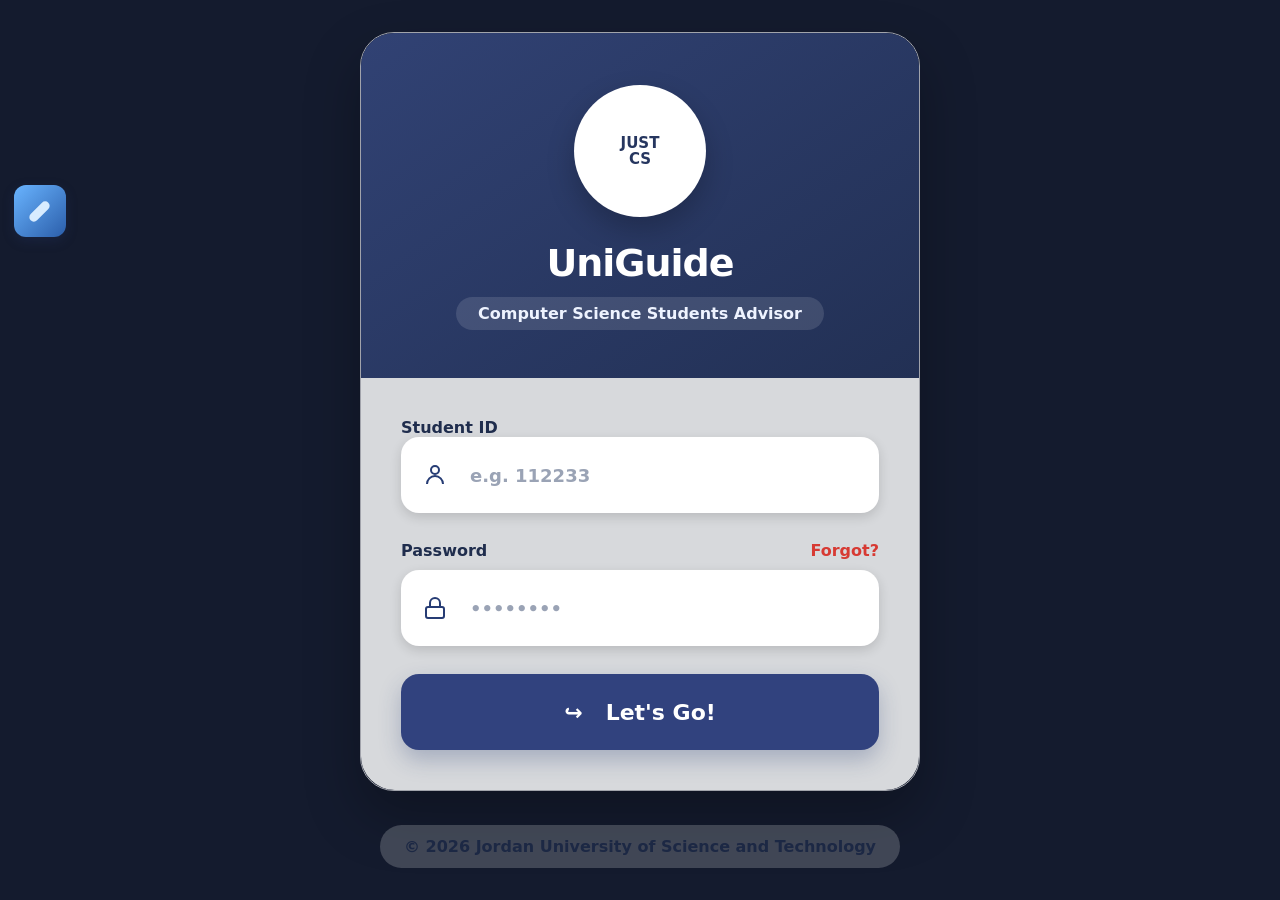
<file: index.html>
<!DOCTYPE html><html lang="en"><head><meta charset="UTF-8"><meta name="viewport" content="width=device-width, initial-scale=1.0"><title>UniGuide - Login</title><link rel="stylesheet" href="style.css"></head>
<body class="login-body"><div class="float-mark"></div>
  <form class="login-card" action="chatbot.html">
    <div class="login-top">
      <div class="logo-circle"><div class="fake-logo">JUST<br>CS</div></div>
      <h1>UniGuide</h1><p>Computer Science Students Advisor</p>
    </div>
    <div class="login-form">
      <div class="login-group"><label>Student ID</label><div class="login-input-box">
        <svg viewBox="0 0 24 24" fill="none" stroke-width="2"><path d="M20 21a8 8 0 0 0-16 0"/><circle cx="12" cy="7" r="4"/></svg>
        <input class="login-input" type="text" placeholder="e.g. 112233" required>
      </div></div>
      <div class="login-group"><div class="login-row"><label>Password</label><a href="forgot-password.html">Forgot?</a></div><div class="login-input-box">
        <svg viewBox="0 0 24 24" fill="none" stroke-width="2"><rect x="3" y="11" width="18" height="11" rx="2"/><path d="M7 11V7a5 5 0 0 1 10 0v4"/></svg>
        <input class="login-input" type="password" placeholder="••••••••" required>
      </div></div>
      <button class="login-btn">↪ &nbsp; Let's Go!</button>
    </div>
  </form>
  <p class="copyright">© 2026 Jordan University of Science and Technology</p>
</body></html>
</file>
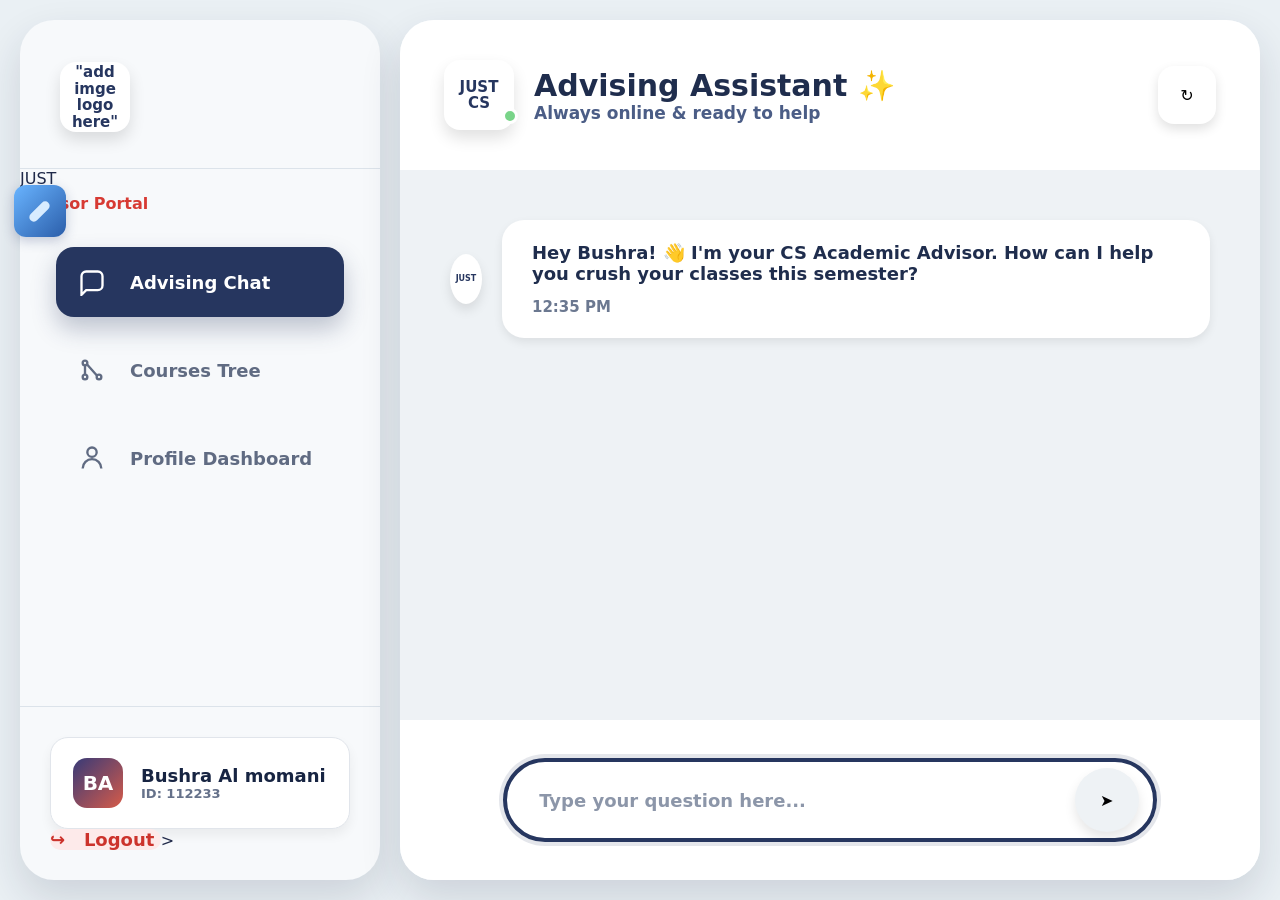
<file: chatbot.html>
<!DOCTYPE html><html lang="en"><head><meta charset="UTF-8"><meta name="viewport" content="width=device-width, initial-scale=1.0"><title>Chatbot - UniGuide</title><link rel="stylesheet" href="style.css"></head>
<body class="app-body">
<div class="float-mark"></div>
<aside class="sidebar">
  <div class="sidebar-top">
    <div class="fake-logo">
      <div class="side-logo">
          <alt="JUST CS Logo"> "add imge logo here"</div>
        </div>
    </div>
    <div class="side-title">JUST<p>Advisor Portal</p></div>
  </div>
  <nav class="nav">
    <a href="chatbot.html" class="active">
      <svg viewBox="0 0 24 24" fill="none" stroke-width="2"><path d="M21 15a4 4 0 0 1-4 4H7l-4 4V7a4 4 0 0 1 4-4h10a4 4 0 0 1 4 4z"/></svg>
      Advising Chat
    </a>
    <a href="courses.html" class="">
      <svg viewBox="0 0 24 24" fill="none" stroke-width="2"><circle cx="6" cy="6" r="2"/><circle cx="18" cy="18" r="2"/><circle cx="6" cy="18" r="2"/><path d="M8 7.5l8 9M6 8v8"/></svg>
      Courses Tree
    </a>
    <a href="profile.html" class="">
      <svg viewBox="0 0 24 24" fill="none" stroke-width="2"><path d="M20 21a8 8 0 0 0-16 0"/><circle cx="12" cy="7" r="4"/></svg>
      Profile Dashboard
    </a>
  </nav>
  <div class="side-user-wrap">
    <div class="side-user"><div class="avatar">BA</div><div><h3>Bushra Al momani</h3><p>ID: 112233</p></div></div>
   <a href="index.html" <button  class="logout">↪ &nbsp; Logout</button> </a>>
  </div>
</aside>

<main class="main-shell chat-main">
  <header class="chat-head"><div class="bot-info"><div class="bot-logo"><div class="fake-logo">JUST<br>CS</div><span class="online-dot"></span></div><div><h1>Advising Assistant ✨</h1><p>Always online & ready to help</p></div></div><button class="refresh">↻</button></header>
  <section class="chat-area"><div class="bot-message"><div class="bot-mini"><div class="fake-logo" style="font-size:8px">JUST</div></div><div class="message-card">Hey Bushra! 👋 I'm your CS Academic Advisor. How can I help you crush your classes this semester?<small>12:35 PM</small></div></div></section>
  <div class="chat-input-zone"><div class="chat-input"><span>Type your question here...</span><button class="send-btn">➤</button></div></div>
</main></body></html>
</file>
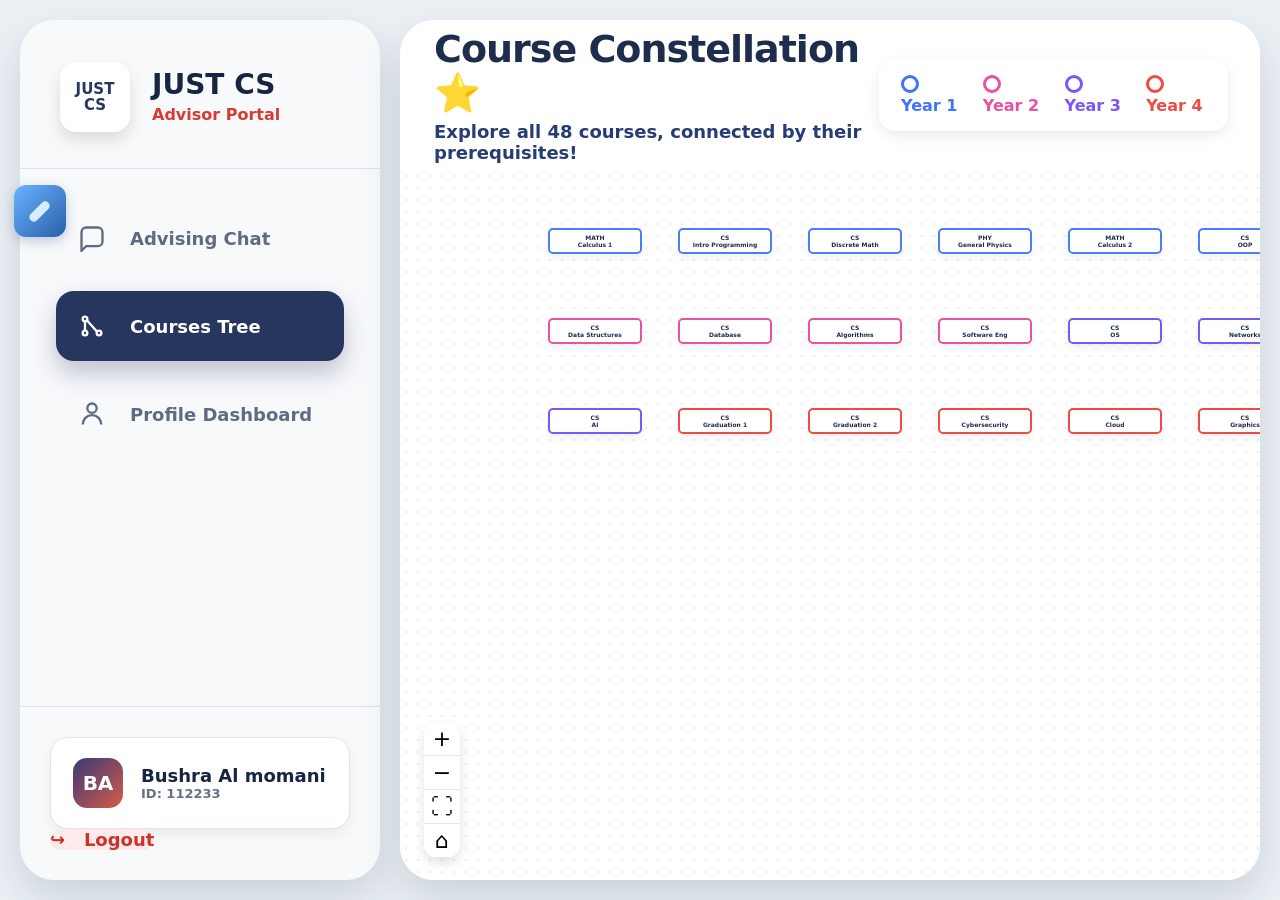
<file: courses.html>
<!DOCTYPE html><html lang="en"><head><meta charset="UTF-8"><meta name="viewport" content="width=device-width, initial-scale=1.0"><title>Courses - UniGuide</title><link rel="stylesheet" href="style.css"></head>
<body class="app-body">
<div class="float-mark"></div>
<aside class="sidebar">
  <div class="sidebar-top">
    <div class="side-logo"><div class="fake-logo">JUST<br>CS</div></div>
    <div class="side-title"><h2>JUST CS</h2><p>Advisor Portal</p></div>
  </div>
  <nav class="nav">
    <a href="chatbot.html" class="">
      <svg viewBox="0 0 24 24" fill="none" stroke-width="2"><path d="M21 15a4 4 0 0 1-4 4H7l-4 4V7a4 4 0 0 1 4-4h10a4 4 0 0 1 4 4z"/></svg>
      Advising Chat
    </a>
    <a href="courses.html" class="active">
      <svg viewBox="0 0 24 24" fill="none" stroke-width="2"><circle cx="6" cy="6" r="2"/><circle cx="18" cy="18" r="2"/><circle cx="6" cy="18" r="2"/><path d="M8 7.5l8 9M6 8v8"/></svg>
      Courses Tree
    </a>
    <a href="profile.html" class="">
      <svg viewBox="0 0 24 24" fill="none" stroke-width="2"><path d="M20 21a8 8 0 0 0-16 0"/><circle cx="12" cy="7" r="4"/></svg>
      Profile Dashboard
    </a>
  </nav>
  <div class="side-user-wrap">
    <div class="side-user"><div class="avatar">BA</div><div><h3>Bushra Al momani</h3><p>ID: 112233</p></div></div>
    <a href="index.html" <button class="logout">↪ &nbsp; Logout</button> </a>
  </div>
</aside>

<main class="main-shell">
  <header class="page-header"><div class="page-title"><h1>Course Constellation ⭐</h1><p>Explore all 48 courses, connected by their prerequisites!</p></div><div class="legend"><span style="color:#3f72ff">Year 1</span><span style="color:#e8529e">Year 2</span><span style="color:#7d55ff">Year 3</span><span style="color:#ef4b42">Year 4</span></div></header>
  <input type="checkbox" id="modal-course" class="modal-toggle">
  <section class="courses-area"><div class="course-map"><label for="modal-course" class="course-node y1" style="left:120px;top:30px">MATH<br>Calculus 1</label><label for="modal-course" class="course-node y1" style="left:250px;top:30px">CS<br>Intro Programming</label><label for="modal-course" class="course-node y1" style="left:380px;top:30px">CS<br>Discrete Math</label><label for="modal-course" class="course-node y1" style="left:510px;top:30px">PHY<br>General Physics</label><label for="modal-course" class="course-node y1" style="left:640px;top:30px">MATH<br>Calculus 2</label><label for="modal-course" class="course-node y1" style="left:770px;top:30px">CS<br>OOP</label><label for="modal-course" class="course-node y2" style="left:120px;top:120px">CS<br>Data Structures</label><label for="modal-course" class="course-node y2" style="left:250px;top:120px">CS<br>Database</label><label for="modal-course" class="course-node y2" style="left:380px;top:120px">CS<br>Algorithms</label><label for="modal-course" class="course-node y2" style="left:510px;top:120px">CS<br>Software Eng</label><label for="modal-course" class="course-node y3" style="left:640px;top:120px">CS<br>OS</label><label for="modal-course" class="course-node y3" style="left:770px;top:120px">CS<br>Networks</label><label for="modal-course" class="course-node y3" style="left:120px;top:210px">CS<br>AI</label><label for="modal-course" class="course-node y4" style="left:250px;top:210px">CS<br>Graduation 1</label><label for="modal-course" class="course-node y4" style="left:380px;top:210px">CS<br>Graduation 2</label><label for="modal-course" class="course-node y4" style="left:510px;top:210px">CS<br>Cybersecurity</label><label for="modal-course" class="course-node y4" style="left:640px;top:210px">CS<br>Cloud</label><label for="modal-course" class="course-node y4" style="left:770px;top:210px">CS<br>Graphics</label></div><div class="zoom"><button>+</button><button>−</button><button>⛶</button><button>⌂</button></div></section>
  <div class="modal-overlay"><div class="course-modal"><div class="modal-top"><span class="pill">▦ Semester: First / Second</span><label for="modal-course" class="close">×</label><h2>▭ &nbsp; Calculus 1</h2></div><div class="modal-content">
    <p class="desc">Limits, continuity, derivatives, and basic integration.</p><div class="info-grid"><div class="info-box">◷<small>CREDITS</small><strong>3 Hours</strong></div><div class="info-box">ϟ<small>DIFFICULTY</small><strong>Medium</strong></div></div>
    <div class="section-line"><h3>▦ DEPARTMENT</h3><div class="section-value">Mathematics</div></div><div class="section-line"><h3>▥ GRADING DISTRIBUTION</h3><div class="section-value">Midterm Exam (50%), Final Exam (50%)</div></div><div class="section-line"><h3>▥ LEARNING RESOURCES</h3><div class="section-value">Lecture notes, textbook chapters, and practice sheets.</div></div>
  </div></div></div>
</main></body></html>
</file>
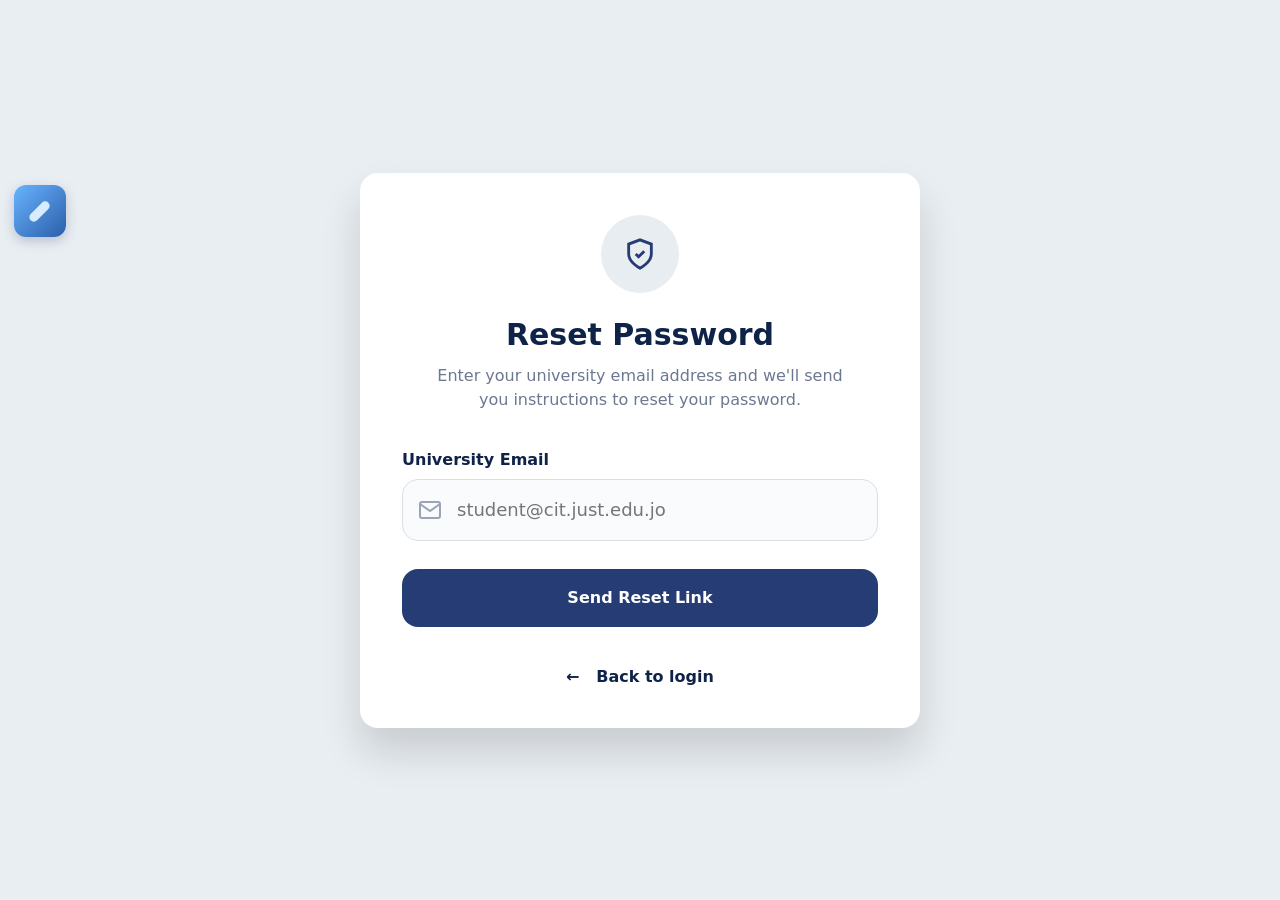
<file: forgot-password.html>
<!DOCTYPE html><html lang="en"><head><meta charset="UTF-8"><meta name="viewport" content="width=device-width, initial-scale=1.0"><title>Forgot Password - UniGuide</title><link rel="stylesheet" href="style.css"></head>
<body class="forgot-body"><div class="float-mark"></div>
  <div class="forgot-card">
    <div class="forgot-icon"><svg width="34" height="34" viewBox="0 0 24 24" fill="none" stroke-width="2"><path d="M12 22s8-4 8-10V5l-8-3-8 3v7c0 6 8 10 8 10z"/><path d="M9 12l2 2 4-4"/></svg></div>
    <h1>Reset Password</h1>
    <p>Enter your university email address and we'll send you instructions to reset your password.</p>
    <form><div class="form-group"><label>University Email</label><div class="input-wrapper">
      <svg viewBox="0 0 24 24" fill="none" stroke-width="2"><path d="M4 4h16c1.1 0 2 .9 2 2v12c0 1.1-.9 2-2 2H4c-1.1 0-2-.9-2-2V6c0-1.1.9-2 2-2z"/><path d="m22 6-10 7L2 6"/></svg>
      <input type="email" placeholder="student@cit.just.edu.jo" required>
    </div></div><button class="reset-btn">Send Reset Link</button></form>
    <a href="index.html" class="back-link">← &nbsp; Back to login</a>
  </div>
</body></html>
</file>
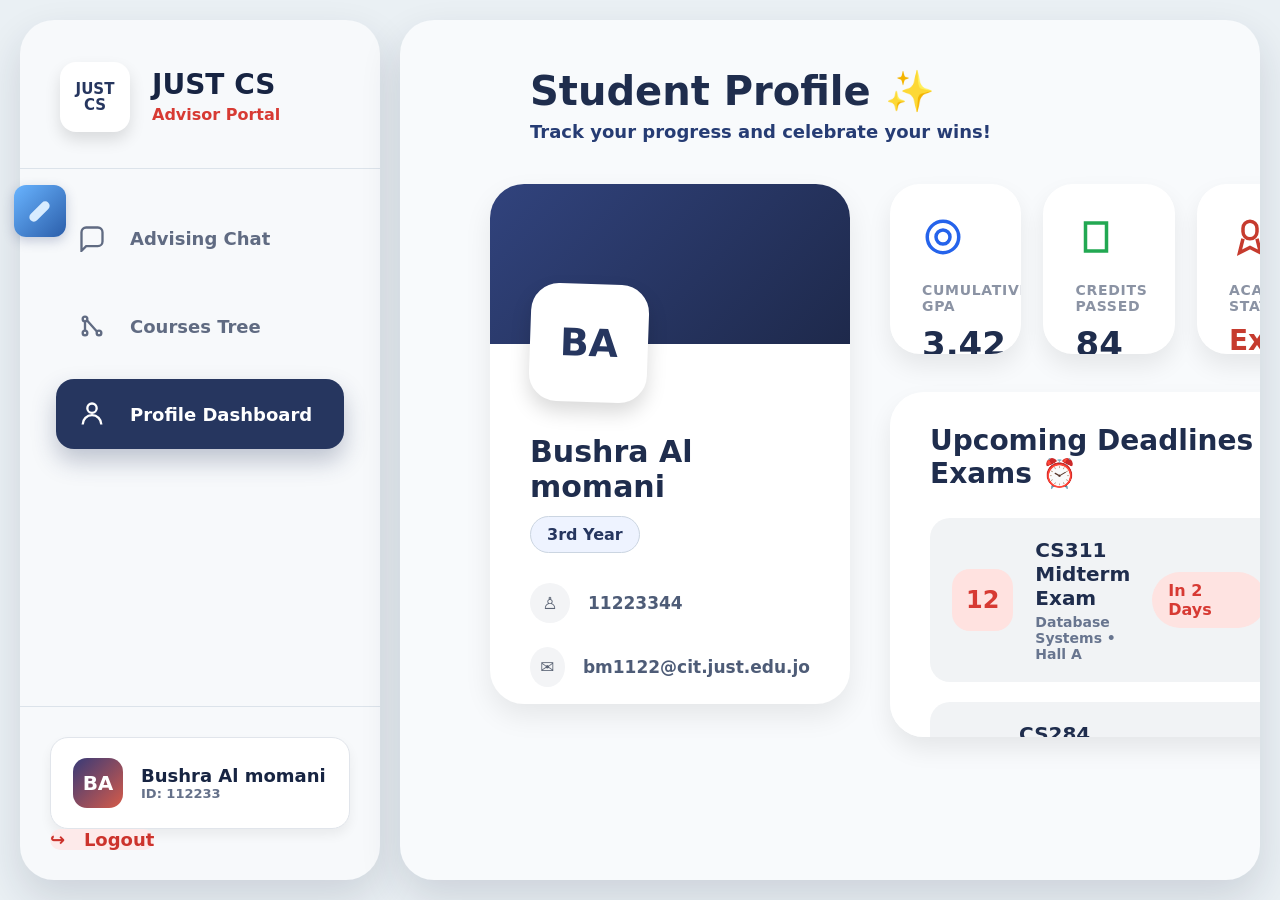
<file: profile.html>
<!DOCTYPE html><html lang="en"><head><meta charset="UTF-8"><meta name="viewport" content="width=device-width, initial-scale=1.0"><title>Profile - UniGuide</title><link rel="stylesheet" href="style.css"></head>
<body class="app-body">
<div class="float-mark"></div>
<aside class="sidebar">
  <div class="sidebar-top">
    <div class="side-logo"><div class="fake-logo">JUST<br>CS</div></div>
    <div class="side-title"><h2>JUST CS</h2><p>Advisor Portal</p></div>
  </div>
  <nav class="nav">
    <a href="chatbot.html" class="">
      <svg viewBox="0 0 24 24" fill="none" stroke-width="2"><path d="M21 15a4 4 0 0 1-4 4H7l-4 4V7a4 4 0 0 1 4-4h10a4 4 0 0 1 4 4z"/></svg>
      Advising Chat
    </a>
    <a href="courses.html" class="">
      <svg viewBox="0 0 24 24" fill="none" stroke-width="2"><circle cx="6" cy="6" r="2"/><circle cx="18" cy="18" r="2"/><circle cx="6" cy="18" r="2"/><path d="M8 7.5l8 9M6 8v8"/></svg>
      Courses Tree
    </a>
    <a href="profile.html" class="active">
      <svg viewBox="0 0 24 24" fill="none" stroke-width="2"><path d="M20 21a8 8 0 0 0-16 0"/><circle cx="12" cy="7" r="4"/></svg>
      Profile Dashboard
    </a>
  </nav>
  <div class="side-user-wrap">
    <div class="side-user"><div class="avatar">BA</div><div><h3>Bushra Al momani</h3><p>ID: 112233</p></div></div>
    <a href="index.html" <button class="logout">↪ &nbsp; Logout</button> </a>
  </div>
</aside>

<main class="main-shell">
  <section class="profile-content">
    <div class="profile-title"><h1>Student Profile ✨</h1><p>Track your progress and celebrate your wins!</p></div>
    <div class="profile-layout">
      <div class="profile-card"><div class="profile-cover"><div class="profile-big-avatar">BA</div></div><div class="profile-info"><h2>Bushra Al momani</h2><span class="year-badge">3rd Year</span><div class="info-row"><span class="iconbox">♙</span>11223344</div><div class="info-row"><span class="iconbox">✉</span>bm1122@cit.just.edu.jo</div><div class="info-row"><span class="iconbox">▣</span>Enrolled: Fall 2021</div></div></div>
      <div>
        <div class="stats-row"><div class="stat-card"><svg viewBox="0 0 24 24" fill="none" stroke="#2563eb" stroke-width="2"><circle cx="12" cy="12" r="9"/><circle cx="12" cy="12" r="4"/></svg><small>CUMULATIVE GPA</small><strong>3.42</strong></div><div class="stat-card"><svg viewBox="0 0 24 24" fill="none" stroke="#22a852" stroke-width="2"><rect x="6" y="4" width="12" height="16"/></svg><small>CREDITS PASSED</small><strong>84 <span style="color:#9aa3b5;font-size:24px">/ 132</span></strong></div><div class="stat-card"><svg viewBox="0 0 24 24" fill="none" stroke="#c63b2e" stroke-width="2"><path d="M12 3a4 4 0 0 0-4 4v2a4 4 0 0 0 8 0V7a4 4 0 0 0-4-4z"/><path d="m8 13-2 8 6-3 6 3-2-8"/></svg><small>ACADEMIC STATUS</small><strong class="red-text">Excellent</strong></div></div>
        <div class="deadlines"><h2>Upcoming Deadlines & Exams ⏰</h2><div class="deadline-item"><div class="datebox d-red">12</div><div class="deadline-text"><h3>CS311 Midterm Exam</h3><p>Database Systems • Hall A</p></div><span class="deadline-tag">In 2 Days</span></div><div class="deadline-item"><div class="datebox d-orange">15</div><div class="deadline-text"><h3>CS284 Assignment 3</h3><p>Analysis of Algorithms • e-Learning</p></div><span class="deadline-tag orange">In 5 Days</span></div><div class="deadline-item"><div class="datebox d-blue">22</div><div class="deadline-text"><h3>SE320 Project Proposal</h3><p>System Analysis • Group Submission</p></div><span class="deadline-tag blue">Next Week</span></div></div>
      </div>
    </div>
  </section>
</main></body></html>
</file>
<file: style.css>
:root{
  --navy:#26365f;
  --navy-dark:#1c2747;
  --red:#d73a33;
  --bg:#eaf0f4;
  --panel:#ffffff;
  --text:#202a4a;
  --muted:#65718a;
  --soft:#f4f6f8;
  --shadow:0 18px 40px rgba(25,35,65,.14);
}
*{box-sizing:border-box;margin:0;padding:0;font-family:system-ui,-apple-system,BlinkMacSystemFont,"Segoe UI",sans-serif}
body{background:var(--bg);color:var(--text);min-height:100vh}
a{text-decoration:none;color:inherit}
button,input{font:inherit}

/* Floating small blue helper square seen on pages */
.float-mark{
  position:fixed;left:14px;top:185px;z-index:50;width:52px;height:52px;border-radius:12px;
  background:linear-gradient(135deg,#69b4ff,#2b5eaa);box-shadow:0 4px 12px rgba(38,60,116,.25);
}
.float-mark:before{content:"";position:absolute;width:25px;height:9px;background:#d8ecff;border-radius:99px;left:13px;top:22px;transform:rotate(-45deg)}
/* LOGIN */
.login-body{
  min-height:100vh;background:#141b2e;display:flex;flex-direction:column;align-items:center;justify-content:center;padding:16px;overflow:auto;
}
.login-card{width:100%;max-width:560px;border-radius:34px;overflow:hidden;border:1px solid rgba(255,255,255,.6);box-shadow:0 25px 55px rgba(0,0,0,.28)}
.login-top{background:linear-gradient(145deg,#314274,#223054);padding:52px 40px 48px;text-align:center}
.logo-circle{width:132px;height:132px;border-radius:50%;background:white;margin:0 auto 24px;display:grid;place-items:center;border:5px solid rgba(255,255,255,.45);box-shadow:0 12px 28px rgba(0,0,0,.22);overflow:hidden}
.logo-circle img{width:100%;height:100%;object-fit:cover}
.fake-logo{font-weight:900;color:#26365f;text-align:center;font-size:15px;line-height:1.1}
.login-top h1{color:white;font-size:38px;font-weight:900;letter-spacing:-1px}
.login-top p{display:inline-block;margin-top:12px;color:#eef3ff;background:rgba(255,255,255,.12);padding:7px 22px;border-radius:999px;font-weight:800}
.login-form{background:#d7d9dc;padding:40px;border-radius:0 0 34px 34px}
.login-group{margin-bottom:28px}
.login-row{display:flex;justify-content:space-between;align-items:center;margin-bottom:10px}
.login-group label{font-weight:900;color:#1f2d4d}
.login-row a{font-weight:900;color:var(--red)}
.login-input-box{position:relative}
.login-input-box svg{position:absolute;left:22px;top:50%;transform:translateY(-50%);width:24px;height:24px;stroke:#263c74;z-index:2;transition:.25s}
.login-input{width:100%;height:76px;border-radius:18px;border:3px solid transparent;padding:0 24px 0 66px;background:white;outline:none;color:#1f2d4d;font-size:18px;font-weight:800;box-shadow:0 4px 12px rgba(0,0,0,.14);transition:.25s}
.login-input::placeholder{color:#9aa3b5}
.login-input-box:hover .login-input,.login-input:focus{border-color:var(--red);box-shadow:0 0 0 5px rgba(215,58,51,.14),0 9px 22px rgba(215,58,51,.2)}
.login-input-box:hover svg,.login-input:focus + svg,.login-input-box:focus-within svg{stroke:var(--red)}
.login-btn{width:100%;height:76px;border:0;border-radius:18px;background:#31427e;color:white;font-size:22px;font-weight:900;box-shadow:0 10px 22px rgba(38,60,116,.28);cursor:pointer;transition:.25s}
.login-btn:hover{background:var(--red);transform:translateY(-2px)}
.copyright{margin-top:34px;background:rgba(255,255,255,.26);padding:12px 24px;border-radius:999px;color:#1f2d4d;font-weight:800;opacity:.75}

/* FORGOT */
.forgot-body{min-height:100vh;background:#e9eef2;display:flex;align-items:center;justify-content:center;padding:20px}
.forgot-card{width:100%;max-width:560px;background:white;border-radius:18px;padding:42px;box-shadow:0 24px 40px rgba(0,0,0,.14);text-align:center}
.forgot-icon{width:78px;height:78px;background:#e8edf2;border-radius:50%;display:grid;place-items:center;margin:0 auto 24px;transition:.3s}
.forgot-card:hover .forgot-icon{transform:rotate(10deg)}
.forgot-icon svg{stroke:#263c74}
.forgot-card h1{font-size:30px;color:#0f2348;margin-bottom:12px;font-weight:900}
.forgot-card p{color:#6b7890;font-size:16px;line-height:1.5;max-width:420px;margin:0 auto 38px}
.form-group{text-align:left;margin-bottom:28px}
.form-group label{display:block;font-weight:900;color:#0f2348;margin-bottom:10px}
.input-wrapper{position:relative}
.input-wrapper svg{position:absolute;left:16px;top:50%;transform:translateY(-50%);width:24px;height:24px;stroke:#9aa4b5}
.input-wrapper input{width:100%;height:62px;border:1px solid #d9dee7;border-radius:16px;padding:0 18px 0 54px;background:#fafbfd;outline:none;color:#0f2348;font-size:18px}
.input-wrapper input:focus{border-color:#263c74;background:white}
.reset-btn{width:100%;height:58px;border:0;border-radius:16px;background:#263c74;color:white;font-weight:900;cursor:pointer;transition:.25s}
.reset-btn:hover{background:#222d4b}
.back-link{display:inline-block;margin-top:40px;color:#0f2348;font-weight:800}

/* APP LAYOUT */
.app-body{height:100vh;padding:20px;display:flex;gap:20px;overflow:hidden;background:#eaf0f4}
.sidebar{width:360px;background:#f7f9fb;border-radius:34px;box-shadow:var(--shadow);display:flex;flex-direction:column;overflow:hidden}
.sidebar-top{padding:42px 40px 36px;display:flex;align-items:center;gap:22px;border-bottom:1px solid #dce3ea}
.side-logo{width:70px;height:70px;border-radius:16px;background:white;box-shadow:0 8px 16px rgba(0,0,0,.12);display:grid;place-items:center;overflow:hidden}
.side-logo img{width:100%;height:100%;object-fit:cover;}
.side-title h2{font-size:28px;line-height:1;font-weight:900;color:#172442}
.side-title p{color:var(--red);font-weight:900;margin-top:6px}
.nav{padding:34px 36px;display:flex;flex-direction:column;gap:18px;flex:1}
.nav a{height:70px;border-radius:18px;display:flex;align-items:center;gap:24px;padding:0 22px;color:#606b82;font-size:18px;font-weight:900;transition:.25s}
.nav a svg{width:28px;height:28px;stroke:currentColor}
.nav a.active{background:#26365f;color:white;box-shadow:0 12px 24px rgba(38,54,95,.28)}
.nav a:hover{background:white}
.nav a.active:hover{background:#26365f}
.side-user-wrap{border-top:1px solid #dce3ea;padding:30px}
.side-user{height:92px;background:white;border:1px solid #e1e5eb;border-radius:18px;display:flex;align-items:center;gap:18px;padding:0 22px;box-shadow:0 6px 12px rgba(0,0,0,.06)}
.avatar{width:50px;height:50px;border-radius:14px;background:linear-gradient(135deg,#373a78,#d65b49);color:white;display:grid;place-items:center;font-size:20px;font-weight:900}
.side-user h3{font-size:18px;color:#172442}
.side-user p{font-size:13px;color:#65718a;font-weight:700}
.logout{margin-top:20px;width:100%;height:60px;border-radius:16px;background:#fdeaea;color:#cc332c;border:0;font-size:18px;font-weight:900;cursor:pointer}
.main-shell{flex:1;background:#f8fafc;border-radius:34px;box-shadow:var(--shadow);overflow:hidden;position:relative}
.page-header{height:150px;background:white;display:flex;align-items:center;justify-content:space-between;padding:0 32px 0 34px}
.page-title h1{font-size:38px;color:#1f2d4d;font-weight:900;letter-spacing:-1px}
.page-title p{font-size:18px;color:#263c74;font-weight:900;margin-top:6px}

/* CHAT */
.chat-main{display:flex;flex-direction:column;height:100%}
.chat-head{height:150px;background:white;display:flex;align-items:center;justify-content:space-between;padding:0 44px}
.bot-info{display:flex;align-items:center;gap:20px}
.bot-logo{position:relative;width:70px;height:70px;border-radius:16px;background:white;box-shadow:0 8px 16px rgba(0,0,0,.12);display:grid;place-items:center}
.online-dot{position:absolute;right:-4px;bottom:6px;width:16px;height:16px;background:#79d489;border:3px solid white;border-radius:50%}
.bot-info h1{font-size:30px;color:#1f2d4d;font-weight:900}
.bot-info p{font-size:17px;color:#4b5d86;font-weight:800}
.refresh{width:58px;height:58px;border:0;background:white;border-radius:16px;box-shadow:0 5px 12px rgba(0,0,0,.12);display:grid;place-items:center}
.chat-area{flex:1;background:#eef2f5;padding:50px}
.bot-message{display:flex;align-items:center;gap:20px;margin-left:0;margin-top:0}
.bot-mini{width:50px;height:50px;border-radius:50%;background:white;box-shadow:0 6px 12px rgba(0,0,0,.1);display:grid;place-items:center}
.message-card{background:white;border-radius:22px;padding:22px 30px;min-width:620px;box-shadow:0 4px 10px rgba(0,0,0,.08);font-size:18px;font-weight:800;color:#1f2d4d}
.message-card small{display:block;margin-top:14px;color:#6b7890}
.chat-input-zone{height:160px;background:white;display:flex;align-items:center;justify-content:center}
.chat-input{width:76%;height:84px;border:4px solid #26365f;border-radius:999px;display:flex;align-items:center;justify-content:space-between;padding:0 14px 0 32px;box-shadow:0 0 0 4px rgba(38,54,95,.12)}
.chat-input span{color:#8c96a9;font-size:18px;font-weight:700}
.send-btn{width:64px;height:64px;border:0;border-radius:50%;background:#eef2f5;display:grid;place-items:center;box-shadow:0 6px 12px rgba(0,0,0,.1)}

/* COURSES */
.legend{display:flex;gap:22px;background:white;border-radius:16px;padding:16px 22px;box-shadow:0 5px 14px rgba(0,0,0,.08);font-weight:900;color:#1f2d4d}
.legend span:before{content:"";display:inline-block;width:12px;height:12px;border:3px solid currentColor;border-radius:50%;margin-right:8px;vertical-align:-1px}
.courses-area{height:calc(100% - 150px);background:#fff;padding:28px;position:relative;background-image:radial-gradient(#e9edf2 1px, transparent 1px);background-size:12px 12px;overflow:hidden}
.course-map{position:relative;width:900px;height:520px;margin:0 auto}
.course-node{position:absolute;width:94px;height:26px;background:white;border:2px solid #4a7cff;border-radius:5px;font-size:6px;font-weight:900;text-align:center;color:#1f2d4d;display:flex;align-items:center;justify-content:center;box-shadow:0 4px 8px rgba(0,0,0,.06);cursor:pointer}
.course-node.y2{border-color:#e8529e}.course-node.y3{border-color:#7d55ff}.course-node.y4{border-color:#ef4b42}
.zoom{position:absolute;left:24px;bottom:22px;background:white;border-radius:14px;box-shadow:0 5px 12px rgba(0,0,0,.12);overflow:hidden}
.zoom button{display:block;width:36px;height:34px;border:0;background:white;font-size:22px;border-bottom:1px solid #e5e7eb}

/* modal */
.modal-toggle{display:none}
.modal-overlay{display:none;position:absolute;inset:0;background:rgba(29,38,58,.55);backdrop-filter:blur(5px);z-index:20;align-items:center;justify-content:center}
.modal-toggle:checked ~ .modal-overlay{display:flex}
.course-modal{width:560px;max-height:82%;background:white;border:6px solid white;border-radius:28px;overflow:auto;box-shadow:0 25px 60px rgba(0,0,0,.25)}
.modal-top{background:#26365f;color:white;padding:28px 34px;position:relative}
.pill{display:inline-block;background:rgba(255,255,255,.16);border:1px solid rgba(255,255,255,.3);border-radius:999px;padding:7px 18px;font-weight:900;margin-bottom:16px}
.close{position:absolute;right:26px;top:24px;width:44px;height:44px;background:rgba(255,255,255,.12);border-radius:50%;display:grid;place-items:center;font-size:30px;cursor:pointer}
.modal-top h2{font-size:28px}
.modal-content{padding:36px}
.desc{background:#f6f7f9;border-left:4px solid #26365f;border-radius:0 14px 14px 0;padding:22px;font-size:18px;line-height:1.5;margin-bottom:28px;color:#243152}
.info-grid{display:grid;grid-template-columns:1fr 1fr;gap:18px;margin-bottom:28px}
.info-box{background:#f3f5f7;border-radius:18px;padding:22px}
.info-box small{display:block;color:#6b7890;font-weight:900;margin:12px 0 6px}
.info-box strong{font-size:24px;color:#1f2d4d}
.section-line{border-top:1px solid #e7e9ee;padding-top:22px;margin-top:18px}
.section-line h3{font-size:18px;margin-bottom:12px;color:#102143}
.section-value{background:#f3f5f7;border-radius:14px;padding:16px;font-size:18px;color:#243152}

/* PROFILE */
.profile-content{height:calc(100% - 0px);padding:48px 90px;overflow:auto}
.profile-title{margin-left:40px;margin-bottom:42px}
.profile-title h1{font-size:40px;color:#1f2d4d;font-weight:900}
.profile-title p{font-size:18px;color:#263c74;font-weight:900;margin-top:6px}
.profile-layout{display:grid;grid-template-columns:360px 1fr;gap:40px;align-items:start}
.profile-card{height:520px;background:white;border-radius:34px;overflow:hidden;box-shadow:0 12px 28px rgba(0,0,0,.08)}
.profile-cover{height:160px;background:linear-gradient(135deg,#31437d,#1e294b);position:relative}
.profile-big-avatar{position:absolute;left:40px;bottom:-58px;width:118px;height:118px;background:white;border-radius:28px;display:grid;place-items:center;color:#26365f;font-size:38px;font-weight:900;box-shadow:0 10px 20px rgba(0,0,0,.15);border:7px solid white;transform:rotate(2deg)}
.profile-info{padding:90px 40px 40px}
.profile-info h2{font-size:30px;font-weight:900;color:#1f2d4d;margin-bottom:12px}
.year-badge{display:inline-block;padding:8px 16px;background:#eef3ff;color:#26365f;border:1px solid #cbd5e1;border-radius:999px;font-weight:900;margin-bottom:30px}
.info-row{display:flex;align-items:center;gap:18px;margin-bottom:24px;color:#4e5c77;font-size:17px;font-weight:800}
.info-row .iconbox{width:40px;height:40px;border-radius:50%;background:#f3f4f6;display:grid;place-items:center;color:#5b6475}
.stats-row{display:grid;grid-template-columns:repeat(3,1fr);gap:22px;margin-bottom:38px}
.stat-card{height:170px;background:white;border-radius:30px;padding:32px;box-shadow:0 12px 24px rgba(0,0,0,.08);position:relative;overflow:hidden}
.stat-card svg{width:42px;height:42px;margin-bottom:20px}
.stat-card small{display:block;color:#8b93a4;font-size:14px;font-weight:900;letter-spacing:.05em;margin-bottom:10px}
.stat-card strong{font-size:34px;color:#1f2d4d;font-weight:900}
.stat-card .red-text{color:#c63b2e;font-size:28px}
.deadlines{background:white;border-radius:34px;padding:32px 40px;box-shadow:0 12px 24px rgba(0,0,0,.08);height:345px;overflow:auto}
.deadlines h2{font-size:28px;color:#1f2d4d;margin-bottom:28px}
.deadline-item{display:flex;align-items:center;gap:22px;background:#f1f3f5;border-radius:20px;padding:20px 22px;margin-bottom:20px}
.datebox{width:62px;height:62px;border-radius:18px;display:grid;place-items:center;font-size:24px;font-weight:900}
.d-red{background:#ffe2e0;color:#d73a33}.d-orange{background:#fff0d7;color:#f97316}.d-blue{background:#dfe7f5;color:#263c74}
.deadline-text{flex:1}.deadline-text h3{font-size:20px;color:#1f2d4d}.deadline-text p{font-size:14px;color:#68758f;font-weight:700;margin-top:4px}
.deadline-tag{padding:9px 16px;border-radius:999px;font-weight:900;background:#fee3e1;color:#d73a33}.deadline-tag.orange{background:#fff0d7;color:#f97316}.deadline-tag.blue{background:#dfe7f5;color:#263c74}
</file>
